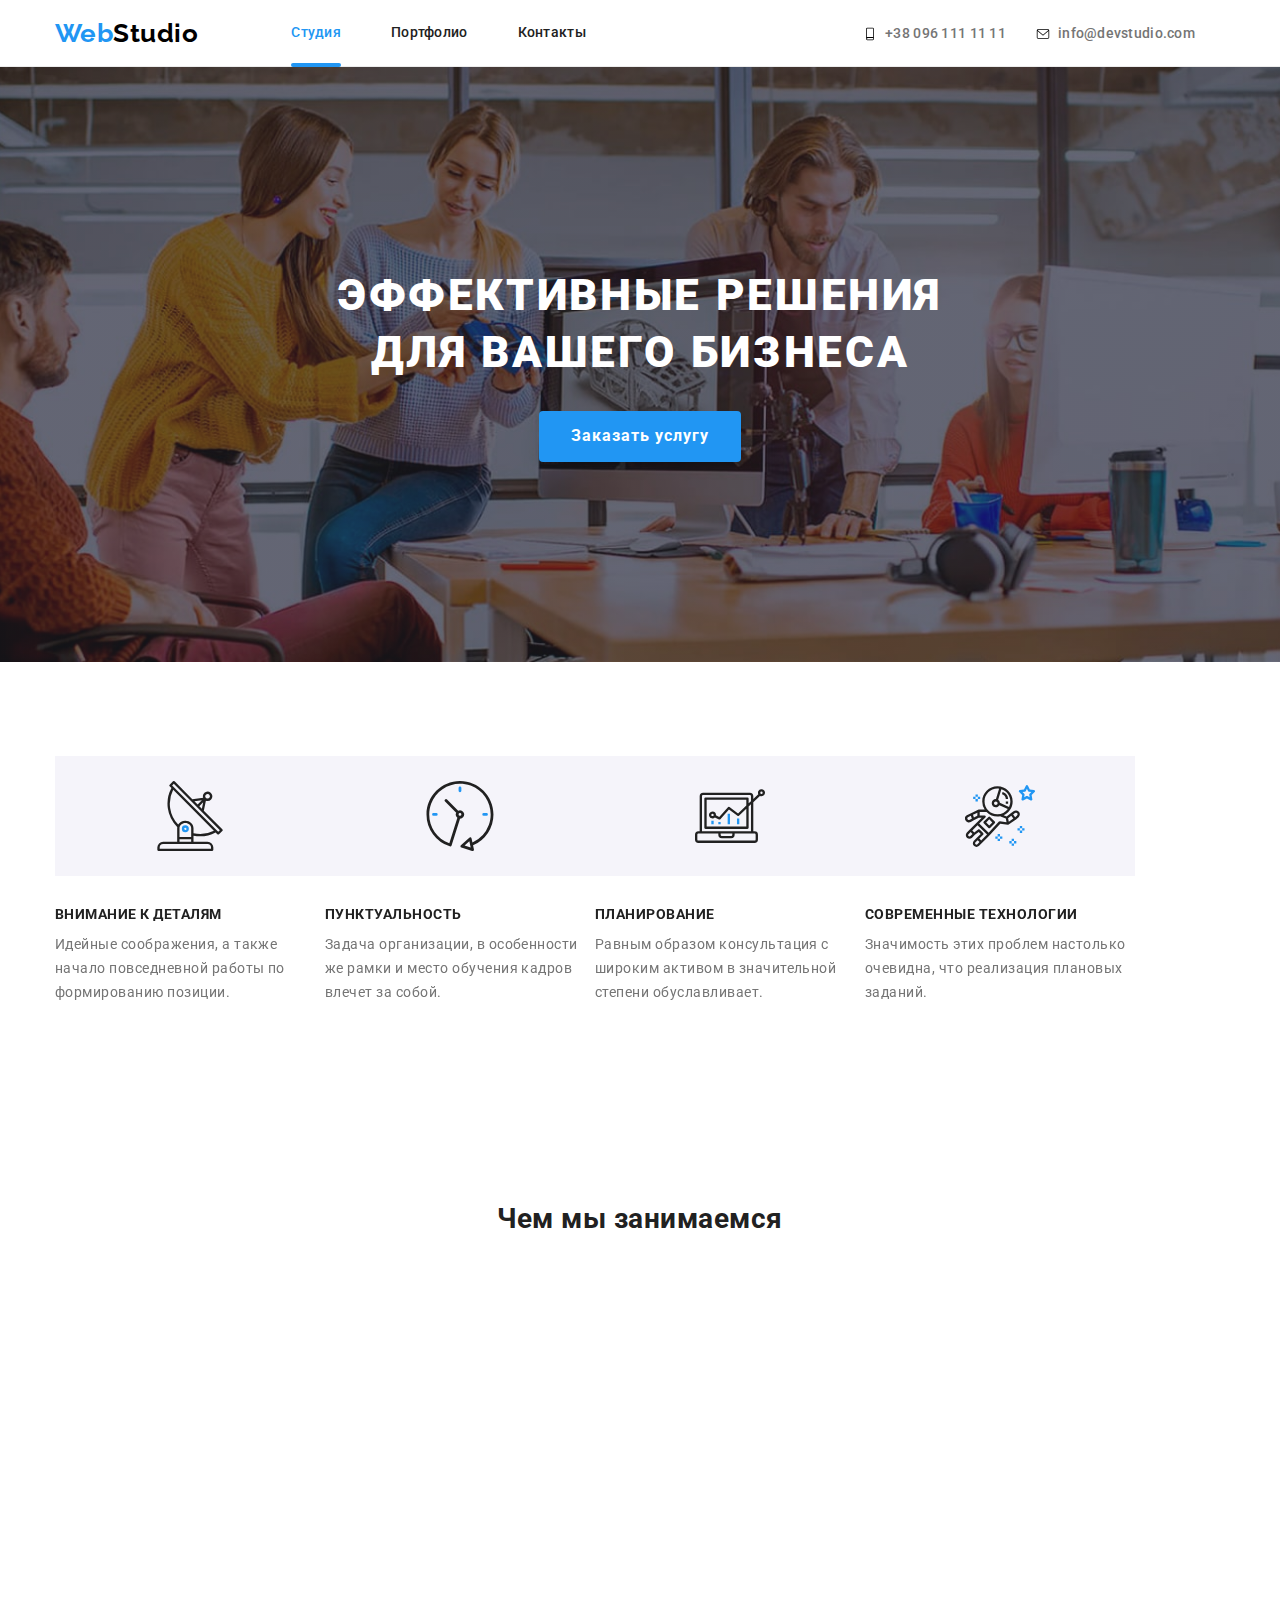
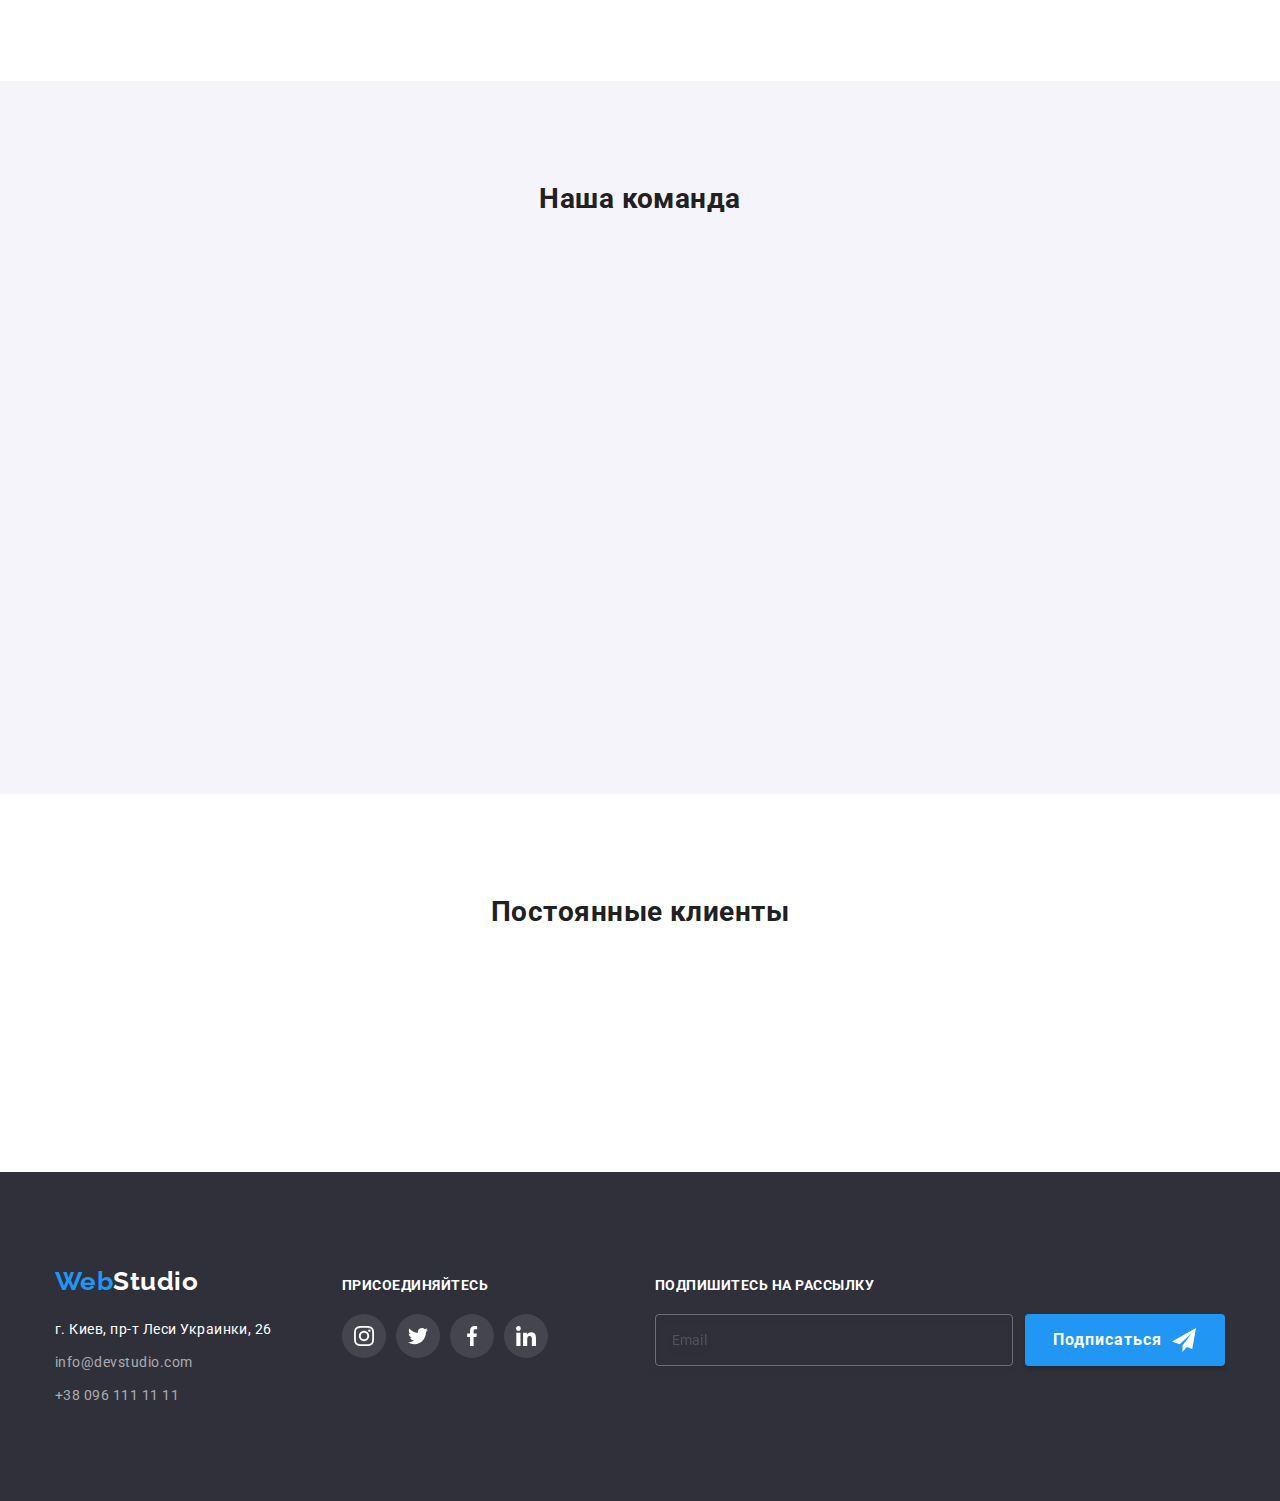
<file: index.html>
<!DOCTYPE html>
<html lang="ru">
<head>
	<meta charset="UTF-8">
	<meta http-equiv="X-UA-Compatible" content="IE=edge">
	<meta name="viewport" content="width=device-width, initial-scale=1.0"> 
	<title>WebStudio Studio</title>
	<link rel="icon" type="image/x-icon" href="./images/favicon_io/favicon.ico"/>
	<link rel="preconnect" href="https://fonts.googleapis.com">
	<link rel="preconnect" href="https://fonts.gstatic.com" crossorigin>
	<link href="https://fonts.googleapis.com/css2?family=Raleway:wght@700&family=Roboto:wght@400;500;700;900&display=swap"
		rel="stylesheet">
	<link rel="stylesheet" href="https://cdnjs.cloudflare.com/ajax/libs/modern-normalize/1.1.0/modern-normalize.min.css">
	<link rel="stylesheet" href="./css/main.min.css">
	<link href="https://unpkg.com/aos@2.3.1/dist/aos.css" rel="stylesheet">
</head>
<body>
	<!-- ? header -->
	<header class="header">
		<div class="container header__container ">
				<a class="logo header__logo" href= "./index.html"> <span class="logo__first-words">Web</span>Studio</a>
				<button type="button" class="menu__button"  aria-expanded="false" aria-controls="menu-container" data-menu-button>
						<svg height="40" width="40" aria-label="Переключатель меню">
							<use class="menu__icon-menu" href="./images/sprite-menu.svg#icon-menu"></use>
							<use class="menu__icon-close" href="./images/sprite-menu.svg#icon-close" ></use>
						</svg>
				</button>
	
			<div class="menu__container" id="menu-container" data-menu>
	
							<nav class="header__nav">
								<ul class="header__list ">
									<li class="header__item"><a class="header__link header__link--active" href="./index.html">Студия</a></li>
									<li class="header__item"><a class="header__link " href="./portfolio.html">Портфолио</a></li>
									<li class="header__item"><a class="header__link" href="./contact.html">Контакты</a></li>
								</ul>
							</nav>
		
							<ul class="contact" >
								
								<li class="contact__item contact__mail">
									<a class="contact__link  " href="mailto:info@devstudio.com">
										<span class="link-icon"><svg width="16" height="16">
											<use href="./images/sprite.svg#icon-mail"></use>
										</svg></span>info@devstudio.com
									</a>
								</li>
								
								<li class="contact__item contact__tel">
									<a class="contact__link " href="tel:+380961111111"> <span class="link-icon ">
										<svg width="16" height="16">
											<use href="./images/sprite.svg#icon-phone"></use>
										</svg></span>+38 096 111 11 11</a>
								</li>

								<li class="contact__item contact__social">
									<ul class="header__social">
										<li class="header__social-list"><a href="#">Instagram</a></li>
										<li class="header__social-list"><a href="#">Twitter</a></li>
										<li class="header__social-list"><a href="#">Facebook</a></li>
										<li class="header__social-list"><a href="#">LinkedIn</a></li>
									</ul>
								</li>
							</ul>
								
			</div>
		</div>
	</header>
	
	<!--? main -->
<main>

	<!-- ?Hero -->
<section class="section hero">
		<div class="container">
			<div class="hero__text">
				<h1 class="hero__title">Эффективные решения для вашего бизнеса</h1>
				<button class="button" type="button" data-modal-open>Заказать услугу</button>
			</div>
		</div>
</section>

	<!--? benefits -->
<section class="section" >
	<div class="benefits container">
		<h2 class="visually-title" >Особенности</h2>
		<ul class="benefits__list">

			<li class="benefits__item" data-aos="zoom-in">
				<div class="benefits__box">
					<svg class="benefits__icon"> 
						<use  href="./images/sprite.svg#icon-antenna-1" width="70" height="70" ></use> 
					</svg>
				</div>
				<h3 class="benefits__title">Внимание к деталям</h3>
				<p class="benefits__text">Идейные соображения, а также начало повседневной работы по формированию позиции.</p>
			</li>

			<li class="benefits__item" data-aos="zoom-in">
				<div class="benefits__box">
					<svg class="benefits__icon">
						<use href="./images/sprite.svg#icon-clock-1" width="70" height="70"></use>
					</svg>
				</div>
				<h3 class="benefits__title">Пунктуальность</h3>
				<p class="benefits__text">Задача организации, в особенности же рамки и место обучения кадров влечет за собой.</p>
			</li>

			<li class="benefits__item" data-aos="zoom-in">
				<div class="benefits__box">
					<svg class="benefits__icon">
					<use href="./images/sprite.svg#icon-diagram-1" width="70" height="70"></use>
					</svg>
				</div>
				<h3 class="benefits__title">Планирование</h3>
				<p class="benefits__text">Равным образом консультация с широким активом в значительной степени обуславливает.</p>
			</li>

			<li class="benefits__item" data-aos="zoom-in">
				<div class="benefits__box">
					<svg class="benefits__icon">
					<use href="./images/sprite.svg#icon-astronaut-1" width="70" height="70"></use>
					</svg>
				</div>
				<h3 class="benefits__title">Современные технологии</h3>
				<p class="benefits__text">Значимость этих проблем настолько очевидна, что реализация плановых заданий.</p>
			</li>

		</ul>
	</div>
</section>

<!-- ? development -->
<section class="section-about section">
	<div class="container">

		<h2 class="section-title ">Чем мы занимаемся</h2>

		<ul class="development__list ">
			<li class="development__item" data-aos="fade-up"
     data-aos-anchor-placement="center-bottom">

				<img class="img" srcset="./images/development/development01@1x-min.jpg 1x, ./images/development/development01@2x-min.jpg 2x" src="./images/development/development01@1x-min.jpg" width="370" height="294" alt="Десктопные приложения">
				<h3 class="development__text">Десктопные приложения</h3>
			</li>

			<li class="development__item" data-aos="fade-up"
     data-aos-anchor-placement="center-bottom">
				<img class="img" srcset="./images/development/development02@1x-min.jpg 1x, ./images/development/development02@2x-min.jpg 2x" src="./images/development/development02@1x-min.jpg" width="370" height="294" alt="Мобильные приложения">
				<h3 class="development__text">Мобильные приложения</h3>
			</li>
			
			<li class="development__item" data-aos="fade-up"
     data-aos-anchor-placement="center-bottom">
				<img class="img" srcset="./images/development/development03@1x-min.jpg 1x, ./images/development/development03@2x-min.jpg 2x" src="./images/development/development03@1x-min.jpg" width="370" height="294" alt="Дизайнерские решения">
				<h3 class="development__text">Дизайнерские решения</h3>
			</li>
			
		</ul>

	</div> 
</section>

<!-- ? team -->
<section class="team section" >
	<div class="container">
		<h2 class="section-title ">Наша команда</h2>

		<ul class="team__list">
		<!-- card 1 -->
			<li class="team__card" data-aos="fade-right"
     data-aos-offset="300"
     data-aos-easing="ease-in-sine">

				
				<img class="team__foto" srcset="./images/team/team01@1x-min.jpg 1x, ./images/team/team01@2x-min.jpg 2x" src="./images/team/team01.jpg" width="270" height="260" alt="фото">
				
				<div class="team__tumb">

						<h3 class="team__name">Игорь Демьяненко</h3>
						<p class="team__job">Product Designer</p>

						<!-- social  -->
						<ul class="social__list">
						
							<li class="social__item">
								<a class="social__icon">
									<svg width="20" height="20">
										<use href="./images/sprite.svg#icon-instagram-2"></use>
									</svg>
								</a>
							</li>
						
							<li class="social__item">
								<a class="social__icon">
									<svg width="20" height="20">
										<use href="./images/sprite.svg#icon-twitter-1"></use>
									</svg>
								</a>
							</li>
						
							<li class="social__item">
								<a class="social__icon">
									<svg width="20" height="20">
										<use href="./images/sprite.svg#icon-facebook-1"></use>
									</svg>
								</a>
							</li>
						
							<li class="social__item">
								<a class="social__icon">
									<svg width="20" height="20">
										<use href="./images/sprite.svg#icon-linkedin-1"></use>
									</svg>
								</a>
							</li>
						</ul>

				</div>
			</li>
			<!-- card 2 -->
			<li class="team__card" data-aos="fade-right"
     data-aos-offset="300"
     data-aos-easing="ease-in-sine">

				<img class="team__foto" srcset="./images/team/team02@1x-min.jpg 1x, ./images/team/team02@2x-min.jpg 2x" src="./images/team/team02.jpg" width="270" height="260" alt="фото">

						<div class="team__tumb">
						
							<h3 class="team__name">Ольга Репина</h3>
							<p class="team__job">Frontend Developer</p>
							<!-- social  -->
							<ul class="social__list">
						
								<li class="social__item">
									<a class="social__icon">
										<svg width="20" height="20">
											<use href="./images/sprite.svg#icon-instagram-2"></use>
										</svg>
									</a>
								</li>
						
								<li class="social__item">
									<a class="social__icon">
										<svg width="20" height="20">
											<use href="./images/sprite.svg#icon-twitter-1"></use>
										</svg>
									</a>
								</li>
						
								<li class="social__item">
									<a class="social__icon">
										<svg width="20" height="20">
											<use href="./images/sprite.svg#icon-facebook-1"></use>
										</svg>
									</a>
								</li>
						
								<li class="social__item">
									<a class="social__icon">
										<svg width="20" height="20">
											<use href="./images/sprite.svg#icon-linkedin-1"></use>
										</svg>
									</a>
								</li>
							</ul>
						
						</div>
			</li>
			<!-- card 3 -->
			<li class="team__card" data-aos="fade-left"
     data-aos-offset="300"
     data-aos-easing="ease-in-sine">

				<img class="team__foto" srcset="./images/team/team03@1x-min.jpg 1x, ./images/team/team03@2x-min.jpg 2x" src="./images/team/team03.jpg" width="270" height="260" alt="фото">

					<div class="team__tumb">

						<h3 class="team__name">Николай Тарасов</h3>
						<p class="team__job">Marketing</p>

						<ul class="social__list">
						
							<li class="social__item">
								<a class="social__icon">
									<svg width="20" height="20">
										<use href="./images/sprite.svg#icon-instagram-2"></use>
									</svg>
								</a>
							</li>
						
							<li class="social__item">
								<a class="social__icon">
									<svg width="20" height="20">
										<use href="./images/sprite.svg#icon-twitter-1"></use>
									</svg>
								</a>
							</li>
						
							<li class="social__item">
								<a class="social__icon">
									<svg width="20" height="20">
										<use href="./images/sprite.svg#icon-facebook-1"></use>
									</svg>
								</a>
							</li>
						
							<li class="social__item">
								<a class="social__icon">
									<svg width="20" height="20">
										<use href="./images/sprite.svg#icon-linkedin-1"></use>
									</svg>
								</a>
							</li>
						</ul>

				</div>
			</li>
			<!-- card 4 -->
			<li class="team__card" data-aos="fade-left"
     data-aos-offset="300"
     data-aos-easing="ease-in-sine">

				<img class="team__foto" srcset="./images/team/team04@1x-min.jpg 1x, ./images/team/team04@2x-min.jpg 2x" src="./images/team/team04.jpg" width="270" height="260" alt="фото">

					<div class="team__tumb">

						<h3 class="team__name">Михаил Ермаков</h3>
						<p class="team__job">UI Designer</p>

						<ul class="social__list">

							<li class="social__item">
								<a class="social__icon">
									<svg width="20" height="20">
										<use href="./images/sprite.svg#icon-instagram-2"></use>
									</svg>
								</a>
							</li>

							<li class="social__item" >
								<a class="social__icon">
									<svg width="20" height="20">
										<use href="./images/sprite.svg#icon-twitter-1"></use>
									</svg>
								</a>
							</li>

							<li class="social__item" >
								<a class="social__icon">
									<svg width="20" height="20">
										<use href="./images/sprite.svg#icon-facebook-1"></use>
									</svg>
								</a>
							</li>

							<li class="social__item" >
								<a class="social__icon">
									<svg width="20" height="20">
										<use href="./images/sprite.svg#icon-linkedin-1"></use>
									</svg>
								</a>
							</li>
					</ul>

				</div>
			</li>

		</ul>
</div>
</section>
<!-- ? clien  -->
<section class="section" >
	<div class="container">

		<h2 class="section-title ">Постоянные клиенты</h2>
		<ul class="client__list" data-aos="zoom-in">

			<li class="client__logo">
				<a class="client__link"">
					<svg width="106" height="60">
						<use href="./images/sprite.svg#icon-Logo-01"></use>
					</svg>
				</a>
			</li>

			<li class="client__logo">
				<a class="client__link" >
					<svg width="106" height="60">
						<use href="./images/sprite.svg#icon-Logo-02"></use>
					</svg>
				</a>
			</li>

			<li class="client__logo">
				<a class="client__link" >
					<svg width="106" height="60">
						<use href="./images/sprite.svg#icon-Logo-03"></use>
					</svg>
				</a >
			</li>

			<li class="client__logo">
				<a class="client__link">
					<svg width="106" height="60">
						<use href="./images/sprite.svg#icon-Logo-04"></use>
					</svg>
				</a>
			</li>

			<li class="client__logo">
				<a class="client__link">
					<svg width="106" height="60">
						<use href="./images/sprite.svg#icon-Logo-05"></use>
					</svg>
				</a>
			</li>

			<li class="client__logo">
				<a class="client__link">
					<svg width="106" height="60">
						<use href="./images/sprite.svg#icon-Logo-06"></use>
					</svg>
				</a>
			</li>

		</ul>
	</div>
</section>
<!-- main end -->
</main>



	<!-- ? Footer  -->
<footer class="section footer">
	<div class="container footer__container">
		<!-- address  -->
		<div class="footer__address">
			<a class="logo footer__logo" href= "./index.html" ><span class="logo__first-words">Web</span>Studio</a>
			<address>
				<ul class="address__list">
					<li class="address__item"><a class="address__street" href="https://goo.gl/maps/piqngm7oDQpEDh6u6" target="_blank" rel="noopener nofollow noreferrer">г. Киев, пр-т Леси Украинки, 26</a></li>
					<li class="address__item"><a class="address__contact"  href="mailto:info@devstudio.com" >info@devstudio.com</a></li>
					<li class="address__item"><a class="address__contact"  href="tel:+380961111111">+38 096 111 11 11</a></li>
				</ul>
				
			</address>
		</div>
		<!-- social -->
		<div class="footer__social">
			<h2 class="footer__sub-title">присоединяйтесь</h2>

			<!-- social icon  -->
			<ul class="social__list">
				<li class="social__item social__item--color">
					<a class="social__icon">
						<svg width="20" height="20">
							<use href="./images/sprite.svg#icon-instagram-2"></use>
						</svg>
					</a>
				</li>
				<li class="social__item social__item--color">
					<a class="social__icon">
						<svg width="20" height="20">
							<use href="./images/sprite.svg#icon-twitter-1"></use>
						</svg>
					</a>
				</li>
				<li class="social__item social__item--color">
					<a class="social__icon">
						<svg width="20" height="20">
							<use href="./images/sprite.svg#icon-facebook-1"></use>
						</svg>
					</a>
				</li>
				<li class="social__item social__item--color">
					<a class="social__icon">
						<svg width="20" height="20">
							<use href="./images/sprite.svg#icon-linkedin-1"></use>
						</svg>
					</a>
				</li>
			</ul>
		</div>

		<!-- fiel mail -->
		<form class="footer__field">
			<h2 class="footer__sub-title">Подпишитесь на рассылку</h2>

			<div class="footer__field-box">
				<input type="email" class="footer__input" placeholder="Email">
				<button type="submit" class="button button-icon">Подписаться 
					<span class="button__icon">
						<svg  height="24" width="24">
							<use href="./images/sprite.svg#icon-icon-send"></use>
						</svg>
					</span>
				</button>
			</div>
				
		</form>

	</div>
</footer>


<!-- ! Modal window -->
<div class="blackdrop is-hidden flip-scale-down-hor"data-modal  >
	<!--  добавить вверх -->
	<div class="modal">
		<!-- Close button -->
		<button class="modal-button" data-modal-close>
			<svg  width="18" height="18">
				<use href="./images/sprite.svg#icon-close-black-18dp-2-1"></use>
			</svg>
		</button>
		<h2 class="form__title">Оставьте свои данные, мы вам перезвоним</h2>
		<!-- input  -->
		<form class="form" action="#" action="#" method="post" netlify>
			<!-- name  -->
			<label class="form__field">
				<span class="form__label">Имя</span>
				<span class="form__box-input">
					<input class="form__input" type="text" name="Имя" >
					<span class="form__icon"> <svg width="18" height="18">
						<use href="./images/sprite.svg#icon-person-black-18dp-1"></use>
					</svg>
				</span>
			</span>
			</label>
			<!-- tel -->
			<label class="form__field">
				<span class="form__label">Телефон</span>
				<span class="form__box-input">
					<input class="form__input" type="tel" name="Телефон" >
					<span class="form__icon"> <svg width="18" height="18">
						<use href="./images/sprite.svg#icon-phone-black-18dp-1"></use>
					</svg>
				</span>
			</span>
			</label>
			
			<!-- mail -->
			<label class="form__field">
				<span class="form__label">Почта</span>
				<span class="form__box-input">
					<input class="form__input" type="email" name="Почта" >
					<span class="form__icon"> <svg width="18" height="18">
						<use href="./images/sprite.svg#icon-email-black-18dp-1"></use>
					</svg>
				</span>
			</span>
			</label>

			<!-- textarea -->
			<label class="form__field">
				<span class="form__label" for="comment">Комментарий</span>
				<textarea class="form__input textarea" type="text" rows="10" id="comment" name="Комментарий" placeholder="Введите коментарий"></textarea>
			</label>

			<!--checkbox -->

			<label class="form__checkbox" for="terms">
				<input type="checkbox" class="checkbox" id="terms" name="Условия">
				<span class="form__checkbox-icon"></span>
				<span class="form__checkbox-text">Соглашаюсь с рассылкой и принимаю 
					<a href="#" class="form__checkbox-link">Условия договора</a>
				</span>
			</label>


			<!--button -->
			<button type="submit" class="button">Отправить</button>
		</form>
	</div>
</div>
<script src="https://unpkg.com/aos@2.3.1/dist/aos.js"></script>
<script src="./js/menu.js"></script>
<script src="./js/modal.js"></script>
<script>
  AOS.init();
</script>

</body>
</html>
</file>
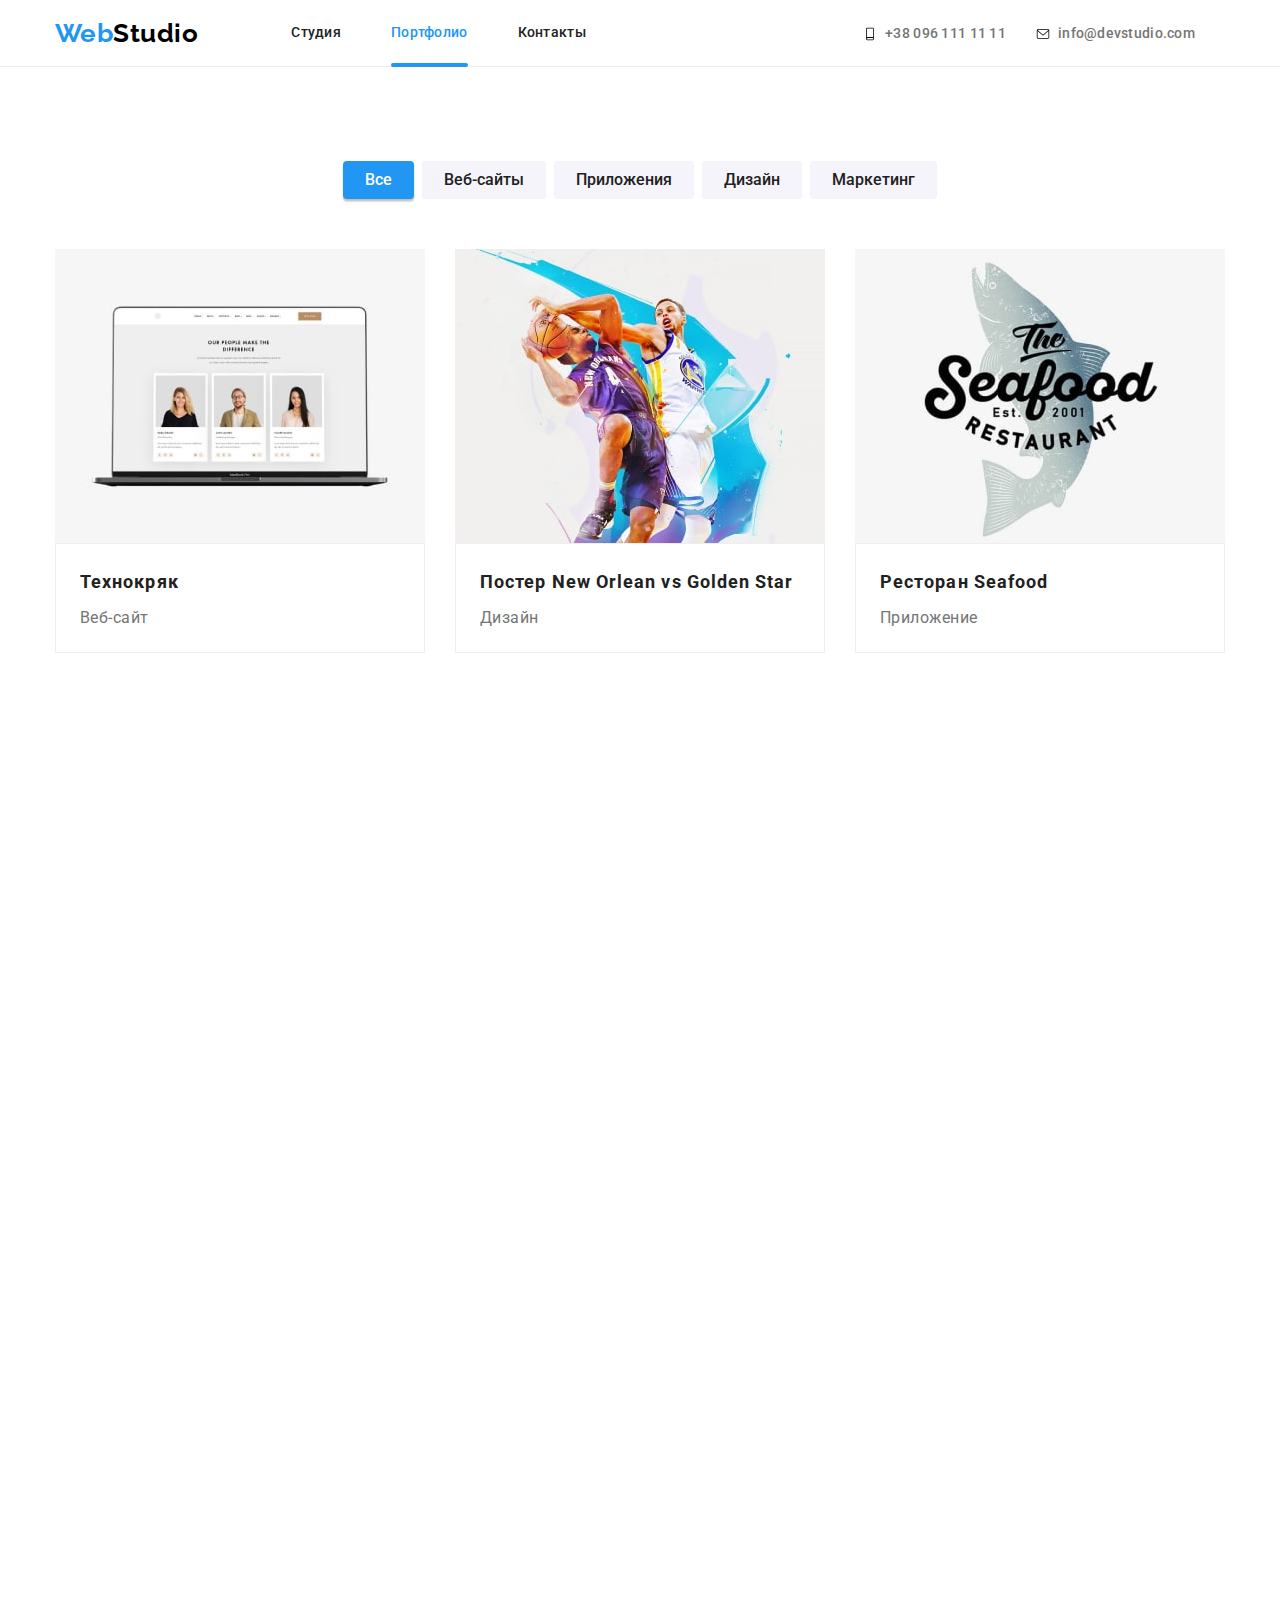
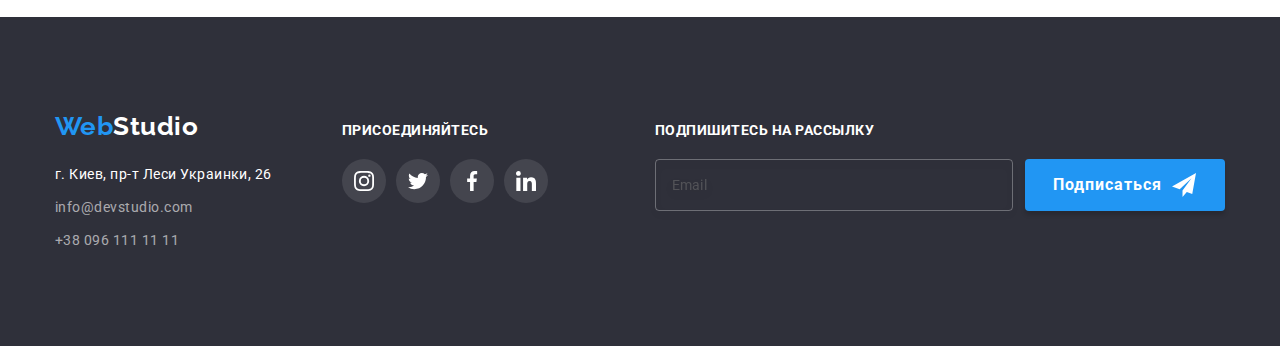
<file: portfolio.html>
<!DOCTYPE html>
<html lang="ru">
  <head>
    <meta charset="UTF-8" />
    <meta http-equiv="X-UA-Compatible" content="IE=edge" />
    <meta name="viewport" content="width=device-width, initial-scale=1.0" />
    <title>WebStudio Portfolio</title>
    <link
      rel="icon"
      type="image/x-icon"
      href="./images/favicon_io/favicon.ico"
    />
    <link rel="preconnect" href="https://fonts.googleapis.com" />
    <link rel="preconnect" href="https://fonts.gstatic.com" crossorigin />
    <link
      href="https://fonts.googleapis.com/css2?family=Raleway:wght@700&family=Roboto:wght@400;500;700;900&display=swap"
      rel="stylesheet"
    />
    <link
      rel="stylesheet"
      href="https://cdnjs.cloudflare.com/ajax/libs/modern-normalize/1.1.0/modern-normalize.min.css"
    />
    <link rel="stylesheet" href="./css/main.min.css" />
    <link href="https://unpkg.com/aos@2.3.1/dist/aos.css" rel="stylesheet" />
  </head>
  <body>
    <!-- ? header -->
    <header class="header">
      <div class="container header__container">
        <a class="logo header__logo" href="./index.html">
          <span class="logo__first-words">Web</span>Studio</a
        >
        <button
          type="button"
          class="menu__button"
          aria-expanded="false"
          aria-controls="menu-container"
          data-menu-button
        >
          <svg height="40" width="40" aria-label="Переключатель меню">
            <use
              class="menu__icon-menu"
              href="./images/sprite-menu.svg#icon-menu"
            ></use>
            <use
              class="menu__icon-close"
              href="./images/sprite-menu.svg#icon-close"
            ></use>
          </svg>
        </button>

        <div class="menu__container" id="menu-container" data-menu>
          <nav class="header__nav">
            <ul class="header__list">
              <li class="header__item">
                <a class="header__link" href="./index.html">Студия</a>
              </li>
              <li class="header__item">
                <a
                  class="header__link header__link--active"
                  href="./portfolio.html"
                  >Портфолио</a
                >
              </li>
              <li class="header__item">
                <a class="header__link" href="./contact.html">Контакты</a>
              </li>
            </ul>
          </nav>

          <ul class="contact">
            <li class="contact__item contact__mail">
              <a class="contact__link" href="mailto:info@devstudio.com">
                <span class="link-icon"
                  ><svg width="16" height="16">
                    <use href="./images/sprite.svg#icon-mail"></use></svg></span
                >info@devstudio.com
              </a>
            </li>

            <li class="contact__item contact__tel">
              <a class="contact__link" href="tel:+380961111111">
                <span class="link-icon">
                  <svg width="16" height="16">
                    <use
                      href="./images/sprite.svg#icon-phone"
                    ></use></svg></span
                >+38 096 111 11 11</a
              >
            </li>

            <li class="contact__item contact__social">
              <ul class="header__social">
                <li class="header__social-list"><a href="#">Instagram</a></li>
                <li class="header__social-list"><a href="#">Twitter</a></li>
                <li class="header__social-list"><a href="#">Facebook</a></li>
                <li class="header__social-list"><a href="#">LinkedIn</a></li>
              </ul>
            </li>
          </ul>
        </div>
      </div>
    </header>

    <!--? main -->
    <main>
      <section class="section">
        <div class="container">
          <h1 class="visually-title">Проекты</h1>
          <!-- ! filter  -->
          <ul class="filter__list">
            <li class="filter__item"  >
              <button class="filter__button filter__button--active" data-id="all">Все</button>
            </li>
            <li class="filter__item" >
              <button class="filter__button" data-id="website">Веб-сайты</button>
            </li>
            <li class="filter__item" >
              <button class="filter__button" data-id="apps">Приложения</button>
            </li>
            <li class="filter__item" >
              <button class="filter__button" data-id="desing">Дизайн</button>
            </li>
            <li class="filter__item" >
              <button class="filter__button" data-id="marketing">Маркетинг</button>
            </li>
          </ul>
          <!--! project  -->
          <ul
            class="project__list "
            data-aos="fade-right"
            data-aos-offset="300"
            data-aos-easing="ease-in-sine"
          >
            <!-- -------------------------------card 01  -->
            <li
              class="project__item website"
              data-aos="fade-right"
              data-aos-offset="300"
              data-aos-easing="ease-in-sine"
            >
              <a
                class="project__link"
                href="#"
                target="_blank"
                rel="noopener nofollow noreferrer"
              >
                <div class="project__link-container">
                  <img
                    class="project__img"
                    srcset="
                      ./images/portfolio/portfolio01@1x-min.jpg 1x,
                      ./images/portfolio/portfolio01@1x-min.jpg 2x
                    "
                    src="./images/portfolio/portfolio01@1x-min.jpg"
                    alt="Ноутбук с сайтом"
                    width="370"
                    height="294"
                  />
                  <div class="project__description--animate">
                    <p class="project__text">
                      Ресурс предлагает комплексные предложения с разным уровнем
                      функционала и сервисов. Все это позволит посетителю
                      получить исчерпывающие сведения о компании или частном
                      лице.
                    </p>
                  </div>
                </div>
                <div class="project__tumb">
                  <h2 class="project__name">Технокряк</h2>
                  <p class="project__description">Веб-сайт</p>
                </div>
              </a>
            </li>
            <!-- -------------------------------card 02 -->
            <li
              class="project__item desing"
              data-aos="fade-right"
              data-aos-offset="300"
              data-aos-easing="ease-in-sine"
            >
              <a
                class="project__link"
                href="#"
                target="_blank"
                rel="noopener nofollow noreferrer"
              >
                <div class="project__link-container">
                  <img
                    class="project__img"
                    srcset="
                      ./images/portfolio/portfolio02@1x-min.jpg 1x,
                      ./images/portfolio/portfolio02@1x-min.jpg 2x
                    "
                    src="./images/portfolio/portfolio02@1x-min.jpg"
                    alt="Ноутбук с сайтом"
                    width="370"
                    height="294"
                  />
                  <div class="project__description--animate">
                    <p class="project__text">
                      Ресурс предлагает комплексные предложения с разным уровнем
                      функционала и сервисов. Все это позволит посетителю
                      получить исчерпывающие сведения о компании или частном
                      лице.
                    </p>
                  </div>
                </div>
                <div class="project__tumb">
                  <h2 class="project__name">
                    Постер New Orlean vs Golden Star
                  </h2>
                  <p class="project__description">Дизайн</p>
                </div>
              </a>
            </li>
            <!-- ------------------------------ card 03 -->
            <li
              class="project__item apps"
              data-aos="fade-right"
              data-aos-offset="300"
              data-aos-easing="ease-in-sine"
            >
              <a
                class="project__link"
                href="#"
                target="_blank"
                rel="noopener nofollow noreferrer"
              >
                <div class="project__link-container">
                  <img
                    class="project__img"
                    srcset="
                      ./images/portfolio/portfolio03@1x-min.jpg 1x,
                      ./images/portfolio/portfolio03@1x-min.jpg 2x
                    "
                    src="./images/portfolio/portfolio03@1x-min.jpg"
                    alt="Ноутбук с сайтом"
                    width="370"
                    height="294"
                  />
                  <div class="project__description--animate">
                    <p class="project__text">
                      Ресурс предлагает комплексные предложения с разным уровнем
                      функционала и сервисов. Все это позволит посетителю
                      получить исчерпывающие сведения о компании или частном
                      лице.
                    </p>
                  </div>
                </div>
                <div class="project__tumb">
                  <h2 class="project__name">Ресторан Seafood</h2>
                  <p class="project__description">Приложение</p>
                </div>
              </a>
            </li>
            <!-- -------------------------------card 04 -->
            <li
              class="project__item marketing"
              data-aos="fade-left"
              data-aos-offset="300"
              data-aos-easing="ease-in-sine"
            >
              <a
                class="project__link"
                href="#"
                target="_blank"
                rel="noopener nofollow noreferrer"
              >
                <div class="project__link-container">
                  <img
                    class="project__img"
                    srcset="
                      ./images/portfolio/portfolio04@1x-min.jpg 1x,
                      ./images/portfolio/portfolio04@1x-min.jpg 2x
                    "
                    src="./images/portfolio/portfolio04@1x-min.jpg"
                    alt="Ноутбук с сайтом"
                    width="370"
                    height="294"
                  />
                  <div class="project__description--animate">
                    <p class="project__text">
                      Ресурс предлагает комплексные предложения с разным уровнем
                      функционала и сервисов. Все это позволит посетителю
                      получить исчерпывающие сведения о компании или частном
                      лице.
                    </p>
                  </div>
                </div>
                <div class="project__tumb">
                  <h2 class="project__name">Проект Prime</h2>
                  <p class="project__description">Маркетинг</p>
                </div>
              </a>
            </li>
            <!-- -------------------------------card 05 -->
            <li
              class="project__item apps"
              data-aos="fade-left"
              data-aos-offset="300"
              data-aos-easing="ease-in-sine"
            >
              <a
                class="project__link"
                href="#"
                target="_blank"
                rel="noopener nofollow noreferrer"
              >
                <div class="project__link-container">
                  <img
                    class="project__img"
                    srcset="
                      ./images/portfolio/portfolio05@1x-min.jpg 1x,
                      ./images/portfolio/portfolio05@1x-min.jpg 2x
                    "
                    src="./images/portfolio/portfolio05@1x-min.jpg"
                    alt="Ноутбук с сайтом"
                    width="370"
                    height="294"
                  />
                  <div class="project__description--animate">
                    <p class="project__text">
                      Ресурс предлагает комплексные предложения с разным уровнем
                      функционала и сервисов. Все это позволит посетителю
                      получить исчерпывающие сведения о компании или частном
                      лице.
                    </p>
                  </div>
                </div>
                <div class="project__tumb">
                  <h2 class="project__name">Проект Boxes</h2>
                  <p class="project__description">Приложение</p>
                </div>
              </a>
            </li>
            <!-- -------------------------------card 06 -->
            <li
              class="project__item website"
              data-aos="fade-left"
              data-aos-offset="300"
              data-aos-easing="ease-in-sine"
            >
              <a
                class="project__link"
                href="#"
                target="_blank"
                rel="noopener nofollow noreferrer"
              >
                <div class="project__link-container">
                  <img
                    class="project__img"
                    srcset="
                      ./images/portfolio/portfolio06@1x-min.jpg 1x,
                      ./images/portfolio/portfolio06@1x-min.jpg 2x
                    "
                    src="./images/portfolio/portfolio06@1x-min.jpg"
                    alt="Ноутбук с сайтом"
                    width="370"
                    height="294"
                  />
                  <div class="project__description--animate">
                    <p class="project__text">
                      Ресурс предлагает комплексные предложения с разным уровнем
                      функционала и сервисов. Все это позволит посетителю
                      получить исчерпывающие сведения о компании или частном
                      лице.
                    </p>
                  </div>
                </div>
                <div class="project__tumb">
                  <h2 class="project__name">Inspiration has no Borders</h2>
                  <p class="project__description">Веб-сайт</p>
                </div>
              </a>
            </li>
            <!-- -------------------------------card 07 -->
            <li
              class="project__item design"
              data-aos="fade-right"
              data-aos-offset="300"
              data-aos-easing="ease-in-sine"
            >
              <a
                class="project__link"
                href="#"
                target="_blank"
                rel="noopener nofollow noreferrer"
              >
                <div class="project__link-container">
                  <img
                    class="project__img"
                    srcset="
                      ./images/portfolio/portfolio07@1x-min.jpg 1x,
                      ./images/portfolio/portfolio07@1x-min.jpg 2x
                    "
                    src="./images/portfolio/portfolio07@1x-min.jpg"
                    alt="Ноутбук с сайтом"
                    width="370"
                    height="294"
                  />
                  <div class="project__description--animate">
                    <p class="project__text">
                      Ресурс предлагает комплексные предложения с разным уровнем
                      функционала и сервисов. Все это позволит посетителю
                      получить исчерпывающие сведения о компании или частном
                      лице.
                    </p>
                  </div>
                </div>
                <div class="project__tumb">
                  <h2 class="project__name">Издание Limited Edition</h2>
                  <p class="project__description">Дизайн</p>
                </div>
              </a>
            </li>
            <!-- -------------------------------card 08 -->
            <li
              class="project__item marketing"
              data-aos="fade-right"
              data-aos-offset="300"
              data-aos-easing="ease-in-sine"
            >
              <a
                class="project__link"
                href="#"
                target="_blank"
                rel="noopener nofollow noreferrer"
              >
                <div class="project__link-container">
                  <img
                    class="project__img"
                    srcset="
                      ./images/portfolio/portfolio08@1x-min.jpg 1x,
                      ./images/portfolio/portfolio08@1x-min.jpg 2x
                    "
                    src="./images/portfolio/portfolio08@1x-min.jpg"
                    alt="Ноутбук с сайтом"
                    width="370"
                    height="294"
                  />
                  <div class="project__description--animate">
                    <p class="project__text">
                      Ресурс предлагает комплексные предложения с разным уровнем
                      функционала и сервисов. Все это позволит посетителю
                      получить исчерпывающие сведения о компании или частном
                      лице.
                    </p>
                  </div>
                </div>
                <div class="project__tumb">
                  <h2 class="project__name">Проект LAB</h2>
                  <p class="project__description">Маркетинг</p>
                </div>
              </a>
            </li>
            <!-- -------------------------------card 09 -->
            <li
              class="project__item apps"
              data-aos="fade-right"
              data-aos-offset="300"
              data-aos-easing="ease-in-sine"
            >
              <a
                class="project__link"
                href="#"
                target="_blank"
                rel="noopener nofollow noreferrer"
              >
                <div class="project__link-container">
                  <img
                    class="project__img"
                    srcset="
                      ./images/portfolio/portfolio09@1x-min.jpg 1x,
                      ./images/portfolio/portfolio09@1x-min.jpg 2x
                    "
                    src="./images/portfolio/portfolio09@1x-min.jpg"
                    alt="Ноутбук с сайтом"
                    width="370"
                    height="294"
                  />
                  <div class="project__description--animate">
                    <p class="project__text">
                      Ресурс предлагает комплексные предложения с разным уровнем
                      функционала и сервисов. Все это позволит посетителю
                      получить исчерпывающие сведения о компании или частном
                      лице.
                    </p>
                  </div>
                </div>
                <div class="project__tumb">
                  <h2 class="project__name">Growing Business</h2>
                  <p class="project__description">Приложение</p>
                </div>
              </a>
            </li>
          </ul>
        </div>
      </section>
      <!-- main end -->
    </main>

    <!-- ? Footer  -->
    <footer class="section footer">
      <div class="container footer__container">
        <!-- address  -->
        <div class="footer__address">
          <a class="logo footer__logo" href="./index.html"
            ><span class="logo__first-words">Web</span>Studio</a
          >
          <address>
            <ul class="address__list">
              <li class="address__item">
                <a
                  class="address__street"
                  href="https://goo.gl/maps/piqngm7oDQpEDh6u6"
                  target="_blank"
                  rel="noopener nofollow noreferrer"
                  >г. Киев, пр-т Леси Украинки, 26</a
                >
              </li>
              <li class="address__item">
                <a class="address__contact" href="mailto:info@devstudio.com"
                  >info@devstudio.com</a
                >
              </li>
              <li class="address__item">
                <a class="address__contact" href="tel:+380961111111"
                  >+38 096 111 11 11</a
                >
              </li>
            </ul>
          </address>
        </div>
        <!-- social -->
        <div class="footer__social">
          <h2 class="footer__sub-title">присоединяйтесь</h2>

          <!-- social icon  -->
          <ul class="social__list">
            <li class="social__item social__item--color">
              <a class="social__icon">
                <svg width="20" height="20">
                  <use href="./images/sprite.svg#icon-instagram-2"></use>
                </svg>
              </a>
            </li>
            <li class="social__item social__item--color">
              <a class="social__icon">
                <svg width="20" height="20">
                  <use href="./images/sprite.svg#icon-twitter-1"></use>
                </svg>
              </a>
            </li>
            <li class="social__item social__item--color">
              <a class="social__icon">
                <svg width="20" height="20">
                  <use href="./images/sprite.svg#icon-facebook-1"></use>
                </svg>
              </a>
            </li>
            <li class="social__item social__item--color">
              <a class="social__icon">
                <svg width="20" height="20">
                  <use href="./images/sprite.svg#icon-linkedin-1"></use>
                </svg>
              </a>
            </li>
          </ul>
        </div>

        <!-- fiel mail -->
        <form class="footer__field">
          <h2 class="footer__sub-title">Подпишитесь на рассылку</h2>

          <div class="footer__field-box">
            <input type="email" class="footer__input" placeholder="Email" />
            <button type="submit" class="button button-icon">
              Подписаться
              <span class="button__icon">
                <svg height="24" width="24">
                  <use href="./images/sprite.svg#icon-icon-send"></use>
                </svg>
              </span>
            </button>
          </div>
        </form>
      </div>
    </footer>
    <script src="https://unpkg.com/aos@2.3.1/dist/aos.js"></script>
    <script src="./js/menu.js"></script>
	<script src="./js/filter.js"></script>
    <script>
      AOS.init();
    </script>
  </body>
</html>
</file>
<file: css/main.min.css>
html{-webkit-box-sizing:border-box;box-sizing:border-box}*,*::after,*::before{-webkit-box-sizing:inherit;box-sizing:inherit}h1,h2,h3,h4,h5,h6,p{margin-top:0}ul{list-style:none;padding-left:0;margin:0}a{text-decoration:none;color:inherit}img{display:block;max-width:100%;height:auto}address{font-style:normal}body{font-family:"Roboto";font-style:normal;font-size:16px;color:#fff;background-color:#fff;letter-spacing:.03em}body.modal-open{overflow:hidden}::-webkit-input-placeholder{font-weight:400;font-size:14px;line-height:1.14;letter-spacing:.01em;color:rgba(117,117,117,.5)}::-moz-placeholder{font-weight:400;font-size:14px;line-height:1.14;letter-spacing:.01em;color:rgba(117,117,117,.5)}:-ms-input-placeholder{font-weight:400;font-size:14px;line-height:1.14;letter-spacing:.01em;color:rgba(117,117,117,.5)}::-ms-input-placeholder{font-weight:400;font-size:14px;line-height:1.14;letter-spacing:.01em;color:rgba(117,117,117,.5)}::placeholder{font-weight:400;font-size:14px;line-height:1.14;letter-spacing:.01em;color:rgba(117,117,117,.5)}.visually-title{position:absolute;width:1px;height:1px;margin:-1px;border:0;padding:0;white-space:nowrap;-webkit-clip-path:inset(100%);clip-path:inset(100%);clip:rect(0 0 0 0);overflow:hidden}.section{padding:60px 0}@media screen and (min-width: 768px){.section{padding:60px 0}}@media screen and (min-width: 1200px){.section{padding:94px 0}}.section-about{padding-top:0px;display:none}@media screen and (min-width: 1200px){.section-about{padding:94px 0;display:-webkit-box;display:-ms-flexbox;display:flex}}.container{margin:0 auto;padding-left:15px;padding-right:15px}@media screen and (min-width: 480px){.container{width:480px}}@media screen and (min-width: 768px){.container{width:768px}}@media screen and (min-width: 1200px){.container{width:1200px}}.button{background:#2196f3;-webkit-box-shadow:0px 4px 4px rgba(0,0,0,.15);box-shadow:0px 4px 4px rgba(0,0,0,.15);color:#fff;border-radius:4px;padding:10px 32px;min-width:200px;font-weight:700;font-size:16px;line-height:1.9;-webkit-box-align:center;-ms-flex-align:center;align-items:center;text-align:center;letter-spacing:.06em;border:none;cursor:pointer;-webkit-transition:background-color 250ms cubic-bezier(0.4, 0, 0.2, 1),-webkit-transform 250ms cubic-bezier(0.4, 0, 0.2, 1);transition:background-color 250ms cubic-bezier(0.4, 0, 0.2, 1),-webkit-transform 250ms cubic-bezier(0.4, 0, 0.2, 1);transition:background-color 250ms cubic-bezier(0.4, 0, 0.2, 1),transform 250ms cubic-bezier(0.4, 0, 0.2, 1);transition:background-color 250ms cubic-bezier(0.4, 0, 0.2, 1),transform 250ms cubic-bezier(0.4, 0, 0.2, 1),-webkit-transform 250ms cubic-bezier(0.4, 0, 0.2, 1)}.button:hover,.button:focus{background-color:#107ed8;-webkit-transform:scale(1.02);transform:scale(1.02)}@media screen and (min-width: 375px){.button{padding:10px 32px}}.button__icon{display:-webkit-box;display:-ms-flexbox;display:flex;-webkit-box-pack:center;-ms-flex-pack:center;justify-content:center;-webkit-box-align:center;-ms-flex-align:center;align-items:center;width:24px;height:24px;margin-left:10px}.button-icon{display:-webkit-box;display:-ms-flexbox;display:flex;padding:10px 28px;fill:#fff}.section-title{font-weight:700;text-align:center;font-size:28px;line-height:1.17;margin-bottom:30px;color:#212121}@media screen and (min-width: 768px){.section-title{font-size:28px;line-height:1.17;margin-bottom:30px}}@media screen and (min-width: 1200px){.section-title{font-size:28px;line-height:1.71;margin-bottom:50px}}.logo{display:block;font-family:"Raleway";font-style:normal;font-weight:700;font-size:26px;line-height:1.19;font-size:24px;line-height:1.16}@media screen and (min-width: 1200px){.logo{font-size:26px;line-height:1.19}}.logo__first-words{color:#2196f3}.header{position:relative;border-bottom:1px solid #ececec}.header__container{display:-webkit-box;display:-ms-flexbox;display:flex;-webkit-box-align:center;-ms-flex-align:center;align-items:center;-webkit-box-pack:justify;-ms-flex-pack:justify;justify-content:space-between;height:60px}@media screen and (min-width: 768px){.header__container{display:-webkit-box;display:-ms-flexbox;display:flex;-webkit-box-orient:horizontal;-webkit-box-direction:normal;-ms-flex-direction:row;flex-direction:row;-webkit-box-align:center;-ms-flex-align:center;align-items:center;height:auto}.header__container.is-open{-webkit-box-orient:horizontal;-webkit-box-direction:normal;-ms-flex-direction:row;flex-direction:row}}.header__logo{color:#000;display:inline-block}@media screen and (min-width: 768px){.header__logo{margin-right:88px}}@media screen and (min-width: 1200px){.header__logo{margin-right:93px}}.menu__button{display:-webkit-inline-box;display:-ms-inline-flexbox;display:inline-flex;z-index:5;margin:0;padding:0;border:none;fill:#212121;background-color:rgba(0,0,0,0);-webkit-transition:fill 250ms cubic-bezier(0.4, 0, 0.2, 1);transition:fill 250ms cubic-bezier(0.4, 0, 0.2, 1)}.menu__button:hover,.menu__button:focus{fill:#2196f3}@media screen and (min-width: 768px){.menu__button{display:none}}.menu__button .menu__icon-close{display:none}.menu__button.is-open .menu__icon-close{display:block}.menu__button.is-open .menu__icon-menu{display:none}.menu__container{display:none;padding:15px;position:absolute;top:0;left:0;width:100%;height:100vh;padding-top:40px;background-color:#fff;-webkit-box-shadow:0px 4px 8px rgba(0,0,0,.04),0px 2px 4px rgba(0,0,0,.08),0px 1px 3px rgba(0,0,0,.16);box-shadow:0px 4px 8px rgba(0,0,0,.04),0px 2px 4px rgba(0,0,0,.08),0px 1px 3px rgba(0,0,0,.16)}.menu__container.is-open{display:-webkit-box;display:-ms-flexbox;display:flex;-webkit-box-orient:vertical;-webkit-box-direction:normal;-ms-flex-direction:column;flex-direction:column;-webkit-box-pack:justify;-ms-flex-pack:justify;justify-content:space-between}@media screen and (min-width: 480px){.menu__container{padding:40px}}@media screen and (min-width: 768px){.menu__container{padding:0;height:auto;width:100%;display:-webkit-box;display:-ms-flexbox;display:flex;-webkit-box-orient:horizontal;-webkit-box-direction:normal;-ms-flex-direction:row;flex-direction:row;-ms-flex-wrap:wrap;flex-wrap:wrap;position:static;-webkit-box-shadow:none;box-shadow:none}}.header__nav{color:#212121;font-weight:500;font-size:40px;line-height:47px;text-align:left;letter-spacing:.02em}@media screen and (min-width: 768px){.header__nav{display:-webkit-box;display:-ms-flexbox;display:flex;font-size:14px;line-height:1.14}}@media screen and (min-width: 768px){.header__list{padding:40px 25px;padding:0;display:-webkit-box;display:-ms-flexbox;display:flex}}.header__item{margin-bottom:28px;width:100%;height:100%}.header__item:last-child{margin:0;padding-bottom:0}@media screen and (min-width: 768px){.header__item{margin-bottom:0;margin-right:50px;position:relative;display:-webkit-box;display:-ms-flexbox;display:flex}}.header__link{padding:8px 0px 8px 0px}.header__link:hover{color:#2196f3;-webkit-transition:color 250ms cubic-bezier(0.4, 0, 0.2, 1);transition:color 250ms cubic-bezier(0.4, 0, 0.2, 1)}@media screen and (min-width: 768px){.header__link{padding:25px 0px 25px 0px}.header__link::after{content:"";position:absolute;bottom:-1px;right:0;width:0%;height:4px;background:#2196f3;will-change:left,width;border-radius:2px;-webkit-transition:left 250ms cubic-bezier(0.4, 0, 0.2, 1),width 250ms cubic-bezier(0.4, 0, 0.2, 1),color 250ms cubic-bezier(0.4, 0, 0.2, 1);transition:left 250ms cubic-bezier(0.4, 0, 0.2, 1),width 250ms cubic-bezier(0.4, 0, 0.2, 1),color 250ms cubic-bezier(0.4, 0, 0.2, 1)}.header__link:hover::after{left:0;width:100%}}.header__link--active{color:#2196f3}@media screen and (min-width: 768px){.header__link--active::after{position:absolute;content:"";bottom:-1px;left:0;height:4px;width:100%;background:#2196f3;border-radius:2px}}.contact{margin-top:auto;font-weight:500;color:#757575;display:-webkit-box;display:-ms-flexbox;display:flex;-webkit-box-orient:vertical;-webkit-box-direction:reverse;-ms-flex-direction:column-reverse;flex-direction:column-reverse}@media screen and (min-width: 768px){.contact{margin-top:0;margin-left:auto;-webkit-box-pack:center;-ms-flex-pack:center;justify-content:center}}@media screen and (min-width: 1200px){.contact{-webkit-box-orient:horizontal;-webkit-box-direction:normal;-ms-flex-direction:row;flex-direction:row}}.contact__item{-webkit-box-pack:center;-ms-flex-pack:center;justify-content:center;-webkit-transition:fill 250ms cubic-bezier(0.4, 0, 0.2, 1),color 250ms cubic-bezier(0.4, 0, 0.2, 1);transition:fill 250ms cubic-bezier(0.4, 0, 0.2, 1),color 250ms cubic-bezier(0.4, 0, 0.2, 1)}.contact__item:hover{color:#2196f3;fill:#2196f3}@media screen and (min-width: 768px){.contact__item{margin-bottom:10px}}@media screen and (min-width: 1200px){.contact__item{margin-right:30px;margin-bottom:0}}.contact__mail{font-weight:500;font-size:24px;line-height:1.16;letter-spacing:.02em;-webkit-box-ordinal-group:3;-ms-flex-order:2;order:2;margin-bottom:64px}@media screen and (min-width: 768px){.contact__mail{margin-bottom:10px;margin-left:auto;font-size:12px;line-height:1.16;letter-spacing:.02em;padding:0}}@media screen and (min-width: 1200px){.contact__mail{display:-webkit-box;display:-ms-flexbox;display:flex;-webkit-box-align:center;-ms-flex-align:center;align-items:center;font-size:14px;line-height:1.16;letter-spacing:.02em;margin-bottom:0}}.contact__tel{font-weight:500;font-size:30px;line-height:1.17;letter-spacing:.02em;color:#2196f3;-webkit-box-ordinal-group:4;-ms-flex-order:3;order:3;margin-bottom:32px}@media screen and (min-width: 480px){.contact__tel{font-size:34px}}@media screen and (min-width: 768px){.contact__tel{margin-left:0;margin-bottom:0;font-size:12px;line-height:1.16;letter-spacing:.02em;padding:0;color:#757575;-webkit-box-ordinal-group:2;-ms-flex-order:1;order:1}}@media screen and (min-width: 1200px){.contact__tel{display:-webkit-box;display:-ms-flexbox;display:flex;-webkit-box-orient:horizontal;-webkit-box-direction:normal;-ms-flex-direction:row;flex-direction:row;-webkit-box-align:center;-ms-flex-align:center;align-items:center;font-size:14px;line-height:1.16;letter-spacing:.02em}}.contact__social{-webkit-box-ordinal-group:2;-ms-flex-order:1;order:1}.link-icon{display:none;fill:inherit;vertical-align:middle}@media screen and (min-width: 768px){.link-icon{display:inline-block;width:14px;height:14px;margin-right:8px}.link-icon>svg{width:14px;height:14px}}@media screen and (min-width: 768px){.contact__social{display:none}}.header__social{display:-webkit-box;display:-ms-flexbox;display:flex;font-weight:500;font-size:14px;line-height:1.2;letter-spacing:.02em;color:#2196f3}@media screen and (min-width: 480px){.header__social{font-size:16px}}.header__social-list{margin-right:10px}.header__social-list::after{content:" ";width:100%;height:1px;margin-left:10px;background-color:#757575;border:1px solid #757575}.header__social-list:last-child::after{border:none;margin:0}.header__social-list:last-child{margin-right:0}.hero{width:100%;margin:0 auto;padding-top:118px;padding-bottom:118px;text-align:center;background:-webkit-gradient(linear, left bottom, left top, from(rgba(47, 48, 58, 0.4)), to(rgba(47, 48, 58, 0.4))),url(../images/hero-img/header-img-desktop@1x-min.jpg);background:linear-gradient(to top, rgba(47, 48, 58, 0.4), rgba(47, 48, 58, 0.4)),url(../images/hero-img/header-img-desktop@1x-min.jpg);background-size:cover;background-position:center;background-repeat:no-repeat}@media(min-device-pixel-ratio: 2),(-webkit-min-device-pixel-ratio: 2),(min-resolution: 192dpi),(min-resolution: 2dppx){.hero{background-image:-webkit-gradient(linear, left bottom, left top, from(rgba(47, 48, 58, 0.4)), to(rgba(47, 48, 58, 0.4))),url("../images/hero-img/header-img-desktop@2x-min.jpg");background-image:linear-gradient(to top, rgba(47, 48, 58, 0.4), rgba(47, 48, 58, 0.4)),url("../images/hero-img/header-img-desktop@2x-min.jpg")}}@media screen and (min-width: 1200px){.hero{max-width:1600px;padding-top:200px;padding-bottom:200px}}.hero__text{margin:0 auto}@media screen and (min-width: 1200px){.hero__text{width:700px}}.hero__title{margin-bottom:30px;font-weight:900;font-size:26px;line-height:1.61;text-align:center;letter-spacing:.06em;text-transform:uppercase;color:#fff}@media screen and (min-width: 768px){.hero__title{font-size:26px;line-height:1.61;width:360px;margin:0 auto;margin-bottom:30px}}@media screen and (min-width: 1200px){.hero__title{font-size:44px;line-height:1.3;width:696px}}@media screen and (min-width: 768px){.benefits{display:-webkit-box;display:-ms-flexbox;display:flex}}@media screen and (min-width: 1200px){.benefits{display:-webkit-box;display:-ms-flexbox;display:flex}}@media screen and (min-width: 768px){.benefits__list{display:-webkit-box;display:-ms-flexbox;display:flex;-ms-flex-wrap:wrap;flex-wrap:wrap;-webkit-box-pack:justify;-ms-flex-pack:justify;justify-content:space-between}}@media screen and (min-width: 1200px){.benefits__list{display:-webkit-box;display:-ms-flexbox;display:flex;-webkit-box-pack:justify;-ms-flex-pack:justify;justify-content:space-between}}.benefits__item{width:100%;height:226px;border-radius:4px;margin-bottom:30px}.benefits__item:last-child{margin:0}@media screen and (min-width: 768px){.benefits__item{-ms-flex-preferred-size:354px;flex-basis:354px;height:251px}.benefits__item:nth-last-child(-n+2){margin-bottom:0}}@media screen and (min-width: 1200px){.benefits__item{-ms-flex-preferred-size:270px;flex-basis:270px;height:251px;margin-bottom:0}}.benefits__box{display:-webkit-box;display:-ms-flexbox;display:flex;-webkit-box-pack:center;-ms-flex-pack:center;justify-content:center;-webkit-box-align:center;-ms-flex-align:center;align-items:center;width:100%;height:120px;background:#f5f4fa;margin-bottom:30px}.benefits__icon{width:70px;height:70px}.benefits__title{font-weight:700;font-size:14px;line-height:16px;text-transform:uppercase;margin-bottom:10px;color:#212121}.benefits__text{width:100%;font-weight:400;font-size:14px;line-height:24px;margin-bottom:0;color:#757575}.development__list{display:-webkit-box;display:-ms-flexbox;display:flex}.development__item{width:370px;height:294px;margin-right:30px;position:relative;-webkit-transition:-webkit-transform 250ms cubic-bezier(0.4, 0, 0.2, 1);transition:-webkit-transform 250ms cubic-bezier(0.4, 0, 0.2, 1);transition:transform 250ms cubic-bezier(0.4, 0, 0.2, 1);transition:transform 250ms cubic-bezier(0.4, 0, 0.2, 1), -webkit-transform 250ms cubic-bezier(0.4, 0, 0.2, 1)}.development__item:last-child{margin:0}.development__item:hover,.development__item:focus{-webkit-transform:scale(1.05);transform:scale(1.05)}.development__text{position:absolute;bottom:0;width:100%;padding:25px 0px;margin:0;font-weight:700;font-size:14px;line-height:1.14;text-align:center;text-transform:uppercase;color:#fff;background:rgba(47,48,58,.8)}.team{background:#f5f4fa;width:100%}@media screen and (min-width: 768px){.team__list{display:-webkit-box;display:-ms-flexbox;display:flex;-ms-flex-wrap:wrap;flex-wrap:wrap;-webkit-box-pack:justify;-ms-flex-pack:justify;justify-content:space-between}}@media screen and (min-width: 1200px){.team__list{display:-webkit-box;display:-ms-flexbox;display:flex}}.team__card{max-width:100%;height:auto;margin-bottom:30px;background:#fff;-webkit-box-shadow:0px 1px 3px rgba(0,0,0,.12),0px 1px 1px rgba(0,0,0,.14),0px 2px 1px rgba(0,0,0,.2);box-shadow:0px 1px 3px rgba(0,0,0,.12),0px 1px 1px rgba(0,0,0,.14),0px 2px 1px rgba(0,0,0,.2);border-radius:0px 0px 4px 4px}.team__card:last-child{margin:0}@media screen and (min-width: 768px){.team__card{width:354px;height:536px}.team__card:last-child{margin-bottom:0}}@media screen and (min-width: 1200px){.team__card{width:270px;height:428px;margin-bottom:0}}.team__foto{width:100%;height:auto}@media screen and (min-width: 768px){.team__foto{width:354px;height:374px}}@media screen and (min-width: 1200px){.team__foto{width:270px;height:260px}}.team__tumb{padding:30px 32px}.team__name{font-weight:500;font-size:16px;line-height:1.18;text-align:center;color:#212121;margin-bottom:10px}.team__job{font-weight:400;font-size:16px;line-height:1.18;text-align:center;color:#757575;margin-bottom:16px}.social__list{display:-webkit-box;display:-ms-flexbox;display:flex;-webkit-box-pack:center;-ms-flex-pack:center;justify-content:center}.social__item{position:relative;width:44px;height:44px;margin-right:10px;border-radius:50%;fill:#afb1b8;background-color:#fff;-webkit-transition:fill 250ms cubic-bezier(0.4, 0, 0.2, 1),background-color 250ms cubic-bezier(0.4, 0, 0.2, 1);transition:fill 250ms cubic-bezier(0.4, 0, 0.2, 1),background-color 250ms cubic-bezier(0.4, 0, 0.2, 1)}.social__item:last-child{margin:0}.social__item:hover,.social__item:focus{background:#2196f3;fill:#fff}.social__icon{position:absolute;top:50%;left:50%;-webkit-transform:translate(-50%, -50%);transform:translate(-50%, -50%);width:20px;height:20px}.client__list{display:grid;grid-template-columns:repeat(2, 1fr);gap:20px}@media screen and (min-width: 768px){.client__list{display:-webkit-box;display:-ms-flexbox;display:flex;gap:30px;-ms-flex-wrap:wrap;flex-wrap:wrap;-webkit-box-pack:justify;-ms-flex-pack:justify;justify-content:space-between}}.client__logo{position:relative;height:92px;fill:#afb1b8;border:1px solid #afb1b8;border-radius:4px;-webkit-transition:fill 250ms cubic-bezier(0.4, 0, 0.2, 1),background-color 250ms cubic-bezier(0.4, 0, 0.2, 1),scale 250ms cubic-bezier(0.4, 0, 0.2, 1);transition:fill 250ms cubic-bezier(0.4, 0, 0.2, 1),background-color 250ms cubic-bezier(0.4, 0, 0.2, 1),scale 250ms cubic-bezier(0.4, 0, 0.2, 1)}.client__logo:hover,.client__logo:focus{fill:#2196f3;border:1px solid #2196f3;border-radius:4px;-webkit-transform:scale(1.05);transform:scale(1.05)}.client__logo:nth-last-child(-n+2){margin-bottom:0}@media screen and (min-width: 480px){.client__logo{width:210px;height:92px}.client__logo:nth-last-child(-n+3){margin-bottom:0}}@media screen and (min-width: 768px){.client__logo{width:226px;height:92px}.client__logo:nth-last-child(-n+3){margin-bottom:0}}@media screen and (min-width: 1200px){.client__logo{width:170px;height:92px;margin-bottom:0}}.client__link{position:absolute;left:50%;top:50%;-webkit-transform:translate(-50%, -50%);transform:translate(-50%, -50%)}.footer{background:#2f303a}.footer__container{color:#fff}.footer__address{text-align:center;font-weight:400;font-size:14px;line-height:24px;margin-bottom:60px}.footer__logo{margin-bottom:20px}.address__item{margin-bottom:9px;color:rgba(255,255,255,.6)}.address__item:first-child{color:#fff}.address__item:last-child{margin:0}.footer__social{text-align:center;margin-bottom:60px}.footer__sub-title{font-weight:700;font-size:14px;line-height:1.14;text-transform:uppercase;padding-top:12px;margin-bottom:20px;color:#fff}.social__item--color{background-color:rgba(255,255,255,.1);fill:#fff}.footer__field{display:block;text-align:center;margin:0 auto}.footer__field-box .button{margin:0 auto}.footer__input{width:100%;padding:15px 16px;margin-bottom:20px;font-weight:400;font-size:16px;line-height:20px;background-color:rgba(0,0,0,0);color:rgba(255,255,255,.6);border:1px solid rgba(255,255,255,.3);-webkit-filter:drop-shadow(0px 4px 4px rgba(0, 0, 0, 0.15));filter:drop-shadow(0px 4px 4px rgba(0, 0, 0, 0.15));border-radius:4px;outline:none;-webkit-transition:border 250ms cubic-bezier(0.4, 0, 0.2, 1);transition:border 250ms cubic-bezier(0.4, 0, 0.2, 1)}.footer__input:focus{border:1px solid #2196f3}@media screen and (min-width: 768px){.footer__container{display:-webkit-box;display:-ms-flexbox;display:flex;-ms-flex-wrap:wrap;flex-wrap:wrap;-webkit-box-pack:justify;-ms-flex-pack:justify;justify-content:space-between}.footer__input{width:450px}.footer__address{display:inline-block;margin-left:61px}.footer__social{display:inline-block;margin-right:61px}}@media screen and (min-width: 1200px){.footer__container{display:-webkit-box;display:-ms-flexbox;display:flex;-ms-flex-wrap:nowrap;flex-wrap:nowrap;-webkit-box-pack:start;-ms-flex-pack:start;justify-content:flex-start}.footer__field{display:inline-block;margin-left:auto}.footer__field-box{display:-webkit-box;display:-ms-flexbox;display:flex}.footer__input{width:358px;padding:15px 16px;margin-right:12px;margin-bottom:0}.footer__address{text-align:left;margin-left:0;margin-right:70px;margin-bottom:0}.footer__social{text-align:left;margin-right:93px;margin-bottom:0}.footer__field{display:inline-block;text-align:left;margin:0;margin-left:auto}}.blackdrop{position:fixed;top:50%;left:50%;-webkit-transform:translate(-50%, -50%);transform:translate(-50%, -50%);z-index:100;overflow-y:scroll;width:100%;height:100%;opacity:1;background-color:rgba(0,0,0,.5);-webkit-transition:opacity 250ms cubic-bezier(0.4, 0, 0.2, 1);transition:opacity 250ms cubic-bezier(0.4, 0, 0.2, 1)}.blackdrop.is-hidden{pointer-events:none;opacity:0}.blackdrop.is-hidden .modal{-webkit-transform:translate(-50%, -50%) scale(0.2);transform:translate(-50%, -50%) scale(0.2);opacity:0}.modal{display:-webkit-box;display:-ms-flexbox;display:flex;-webkit-box-orient:vertical;-webkit-box-direction:normal;-ms-flex-direction:column;flex-direction:column;padding:30px;width:100%;height:auto;position:relative;top:50%;left:50%;-webkit-transform:translate(-50%, -50%);transform:translate(-50%, -50%);opacity:1;background:#fff;-webkit-box-shadow:0px 1px 3px rgba(0,0,0,.12),0px 1px 1px rgba(0,0,0,.14),0px 2px 1px rgba(0,0,0,.2);box-shadow:0px 1px 3px rgba(0,0,0,.12),0px 1px 1px rgba(0,0,0,.14),0px 2px 1px rgba(0,0,0,.2);border-radius:4px;-webkit-transition:opacity 250ms cubic-bezier(0.4, 0, 0.2, 1),-webkit-transform 250ms cubic-bezier(0.4, 0, 0.2, 1);transition:opacity 250ms cubic-bezier(0.4, 0, 0.2, 1),-webkit-transform 250ms cubic-bezier(0.4, 0, 0.2, 1);transition:transform 250ms cubic-bezier(0.4, 0, 0.2, 1),opacity 250ms cubic-bezier(0.4, 0, 0.2, 1);transition:transform 250ms cubic-bezier(0.4, 0, 0.2, 1),opacity 250ms cubic-bezier(0.4, 0, 0.2, 1),-webkit-transform 250ms cubic-bezier(0.4, 0, 0.2, 1)}@media screen and (min-width: 480px){.modal{padding:40px;width:450px;height:609px}}@media screen and (min-width: 1200px){.modal{width:528px;height:581px}}.modal-button{position:absolute;top:8px;right:8px;display:-webkit-box;display:-ms-flexbox;display:flex;-webkit-box-pack:center;-ms-flex-pack:center;justify-content:center;-webkit-box-align:center;-ms-flex-align:center;align-items:center;width:30px;height:30px;border-radius:50%;fill:#000;background:#fff;border:1px solid rgba(0,0,0,.1);-webkit-transition:fill 250ms cubic-bezier(0.4, 0, 0.2, 1),-webkit-transform 250ms cubic-bezier(0.4, 0, 0.2, 1);transition:fill 250ms cubic-bezier(0.4, 0, 0.2, 1),-webkit-transform 250ms cubic-bezier(0.4, 0, 0.2, 1);transition:fill 250ms cubic-bezier(0.4, 0, 0.2, 1),transform 250ms cubic-bezier(0.4, 0, 0.2, 1);transition:fill 250ms cubic-bezier(0.4, 0, 0.2, 1),transform 250ms cubic-bezier(0.4, 0, 0.2, 1),-webkit-transform 250ms cubic-bezier(0.4, 0, 0.2, 1)}.modal-button:hover,.modal-button:hover{fill:#2196f3;-webkit-transform:scale(1.05);transform:scale(1.05)}.form__title{font-weight:700;font-size:20px;line-height:1.5;text-align:center;margin-bottom:12px;color:#212121}@media screen and (min-width: 1200px){.form__title{line-height:1.15}}.form .button{display:block;margin:0 auto}.form__field{display:inline-block;width:100%;margin-bottom:10px}.form__field textarea{width:100%;height:120px;border:1px solid rgba(33,33,33,.2);border-radius:4px;padding:11px 16px;font-size:14px;resize:none}.form__field:focus-within .form__label{color:#2196f3}.form__label{font-weight:400;font-size:12px;line-height:1.16;letter-spacing:.01em;color:#757575;display:block;margin-bottom:4px}.form__input{-webkit-box-sizing:border-box;box-sizing:border-box;display:inline-block;position:relative;padding:11px 11px 11px 42px;margin:0;width:100%;font-size:14px;color:#212121;line-height:1.14;letter-spacing:.01em;border:1px solid rgba(33,33,33,.2);border-radius:4px;outline:none}.form__input:focus{fill:#2196f3;border:1px solid #2196f3}.form__input:focus~.form__icon{fill:#2196f3}.form__box-input{position:relative}.form__icon{display:inline-block;position:absolute;top:50%;left:12px;-webkit-transform:translateY(-50%);transform:translateY(-50%);width:18px;height:18px;fill:#212121}.form__checkbox{display:-webkit-box;display:-ms-flexbox;display:flex;-webkit-box-align:center;-ms-flex-align:center;align-items:center;-webkit-box-pack:center;-ms-flex-pack:center;justify-content:center;font-weight:400;font-size:14px;line-height:24px;color:#757575;margin-bottom:26px;margin-top:10px}.checkbox{display:inline-block;position:absolute;width:1px;height:1px;margin:-1px;border:0;padding:0;white-space:nowrap;-webkit-clip-path:inset(100%);clip-path:inset(100%);clip:rect(0 0 0 0);overflow:hidden;-webkit-transition:backgound-color 250ms cubic-bezier(0.4, 0, 0.2, 1),background-image 250ms cubic-bezier(0.4, 0, 0.2, 1);transition:backgound-color 250ms cubic-bezier(0.4, 0, 0.2, 1),background-image 250ms cubic-bezier(0.4, 0, 0.2, 1)}.checkbox:checked+.form__checkbox-icon{border-color:rgba(0,0,0,0);background-color:#2965ff;background-image:url(../images/svg/icon_checked.svg);background-size:contain;background-origin:border-box}.form__checkbox-icon{display:inline-block;width:16px;height:16px;border:1.7px solid #212121;border-radius:2px;margin-right:7px}.form__checkbox-text{padding-top:2px;font-weight:400;line-height:1.16;font-size:12px;letter-spacing:.03em}@media screen and (min-width: 1200px){.form__checkbox-text{font-size:14px;line-height:1.5}}.form__checkbox-link{color:#2196f3}.filter__list{display:-webkit-box;display:-ms-flexbox;display:flex;-ms-flex-wrap:wrap;flex-wrap:wrap;gap:15px 8px;margin-bottom:40px}@media screen and (min-width: 768px){.filter__list{margin-bottom:50px;-webkit-box-pack:center;-ms-flex-pack:center;justify-content:center}}.filter__item{display:block}.filter__button{padding:6px 22px;font-weight:500;font-size:16px;line-height:1.6;border:none;text-align:center;color:#212121;background:#f5f4fa;border-radius:4px}.filter__button:last-child{margin:0}.filter__button:hover,.filter__button:focus{color:#fff;background:#2196f3;-webkit-box-shadow:0px 3px 1px rgba(0,0,0,.1),0px 1px 2px rgba(0,0,0,.08),0px 2px 2px rgba(0,0,0,.12);box-shadow:0px 3px 1px rgba(0,0,0,.1),0px 1px 2px rgba(0,0,0,.08),0px 2px 2px rgba(0,0,0,.12)}.filter__button--active{padding:6px 22px;color:#fff;background:#2196f3;-webkit-box-shadow:0px 3px 1px rgba(0,0,0,.1),0px 1px 2px rgba(0,0,0,.08),0px 2px 2px rgba(0,0,0,.12);box-shadow:0px 3px 1px rgba(0,0,0,.1),0px 1px 2px rgba(0,0,0,.08),0px 2px 2px rgba(0,0,0,.12);border-radius:4px}.project__list{display:grid;-ms-flex-wrap:wrap;flex-wrap:wrap;gap:30px}@media screen and (min-width: 768px){.project__list{grid-template-columns:repeat(2, 1fr)}}@media screen and (min-width: 1200px){.project__list{grid-template-columns:repeat(3, 1fr)}}.project__link{display:-webkit-box;display:-ms-flexbox;display:flex;-webkit-box-orient:vertical;-webkit-box-direction:normal;-ms-flex-direction:column;flex-direction:column;height:100%}.project__item{display:block;width:100%;height:auto;background:#fff;-webkit-transition:-webkit-box-shadow 250ms cubic-bezier(0.4, 0, 0.2, 1);transition:-webkit-box-shadow 250ms cubic-bezier(0.4, 0, 0.2, 1);transition:box-shadow 250ms cubic-bezier(0.4, 0, 0.2, 1);transition:box-shadow 250ms cubic-bezier(0.4, 0, 0.2, 1), -webkit-box-shadow 250ms cubic-bezier(0.4, 0, 0.2, 1)}.project__item:hover,.project__item:focus{-webkit-box-shadow:0px 1px 1px rgba(0,0,0,.12),0px 4px 4px rgba(0,0,0,.06),1px 4px 6px rgba(0,0,0,.16);box-shadow:0px 1px 1px rgba(0,0,0,.12),0px 4px 4px rgba(0,0,0,.06),1px 4px 6px rgba(0,0,0,.16)}.project__item:hover .project__description--animate{-webkit-transform:translateY(0);transform:translateY(0);opacity:1;top:0}.project__link-container{position:relative;width:100%;height:auto;overflow:hidden}.project__img{width:100%;height:auto}.project__description--animate{position:absolute;bottom:0;left:0;-webkit-transform:translateY(104%);transform:translateY(104%);-webkit-transition:opacity 250ms cubic-bezier(0.4, 0, 0.2, 1),-webkit-transform 250ms cubic-bezier(0.4, 0, 0.2, 1);transition:opacity 250ms cubic-bezier(0.4, 0, 0.2, 1),-webkit-transform 250ms cubic-bezier(0.4, 0, 0.2, 1);transition:opacity 250ms cubic-bezier(0.4, 0, 0.2, 1),transform 250ms cubic-bezier(0.4, 0, 0.2, 1);transition:opacity 250ms cubic-bezier(0.4, 0, 0.2, 1),transform 250ms cubic-bezier(0.4, 0, 0.2, 1),-webkit-transform 250ms cubic-bezier(0.4, 0, 0.2, 1);opacity:1;display:-webkit-box;display:-ms-flexbox;display:flex;-webkit-box-pack:center;-ms-flex-pack:center;justify-content:center;-webkit-box-align:center;-ms-flex-align:center;align-items:center;width:100%;height:100%;padding:24px;background:rgba(33,150,243,.9)}.project__text{font-weight:400;font-size:18px;line-height:28px;color:#fff;margin:0}.project__tumb{-webkit-box-flex:1;-ms-flex-positive:1;flex-grow:1;border:1px solid #eee;padding:20px 24px}.project__name{font-weight:700;font-size:18px;line-height:2;letter-spacing:.06em;color:#212121;margin-bottom:4px}.project__description{font-weight:400;font-size:16px;line-height:1.8;color:#757575;margin:0}/*# sourceMappingURL=main.min.css.map */
</file>
